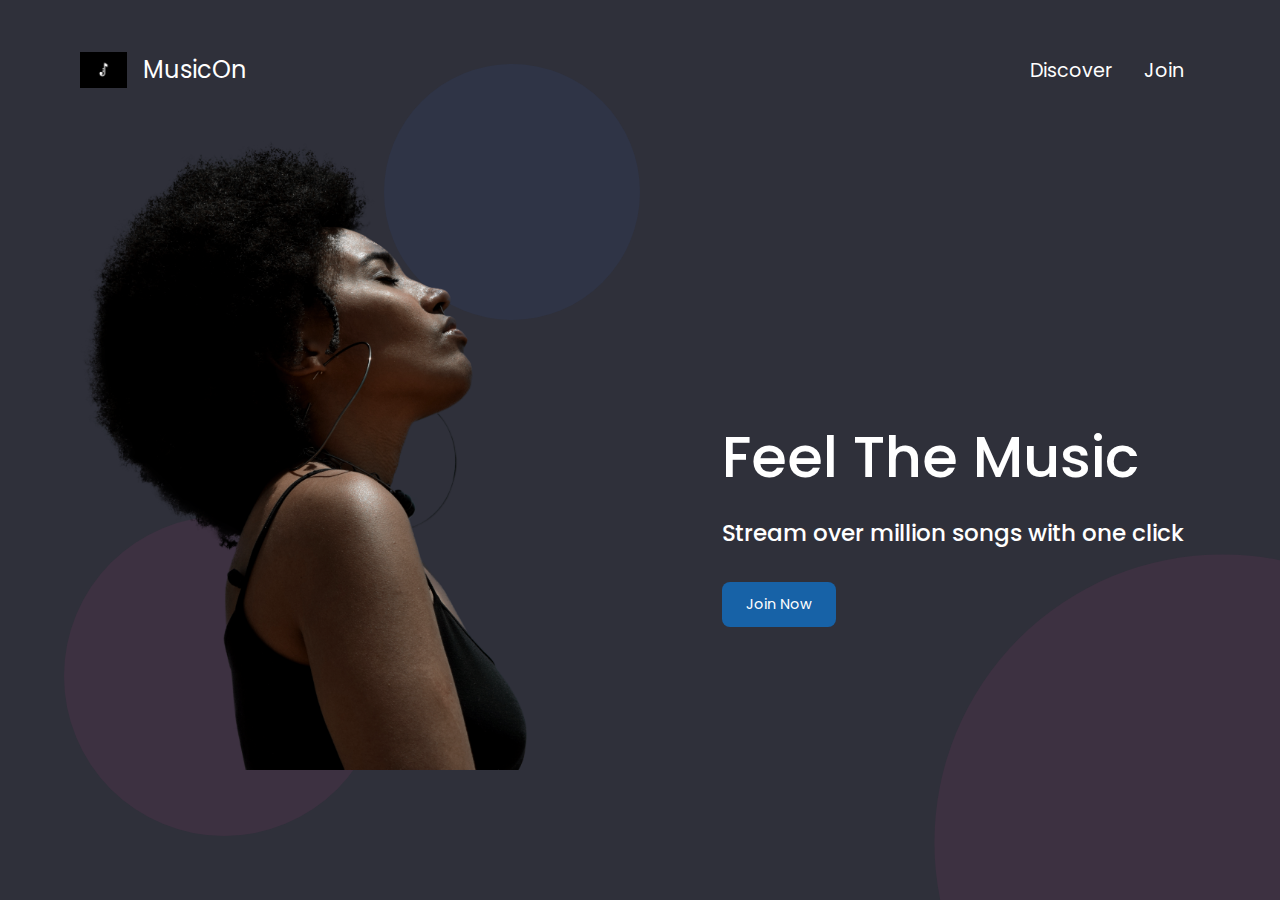
<file: index.html>
<!DOCTYPE html>
<html lang="en">
<head>
    <meta charset="UTF-8">
    <meta name="viewport" content="width=device-width, initial-scale=1.0">
    <link href="styles.css" rel="stylesheet" />
    <link href="index.css" rel="stylesheet" />
    <title>MusicOn</title>
</head>
<body class="container full-height-grow">
    <header class="main-header">
        <a href="/" class="brand-logo">
          <img src="images/logoMusic.jpg" style="width: 5%;"/>
          <div class="brand-logo-name">MusicOn</div>
          </a>
          <nav class="main-nav">
              <ul>
                  <li><a href="discover.html">Discover</a></li>
                  <li><a href='join.html'>Join</a></li>
              </ul>
          </nav>
    </header>
   <section class="home-main-section">
           <div class="lady-image">
           </div>
        <div class="call-to-action">
           <h1 class="title">Feel The Music</h1>
           <span class="subtitle">Stream over million songs with one click</span>
           <a href="join.html" class="btn">Join Now</a>
        </div>
   </section>
   <div class="home-page-circle-1"></div>
   <div class="home-page-circle-2"></div>
   <div class="home-page-circle-3"></div>
</body>
</html>
</file>
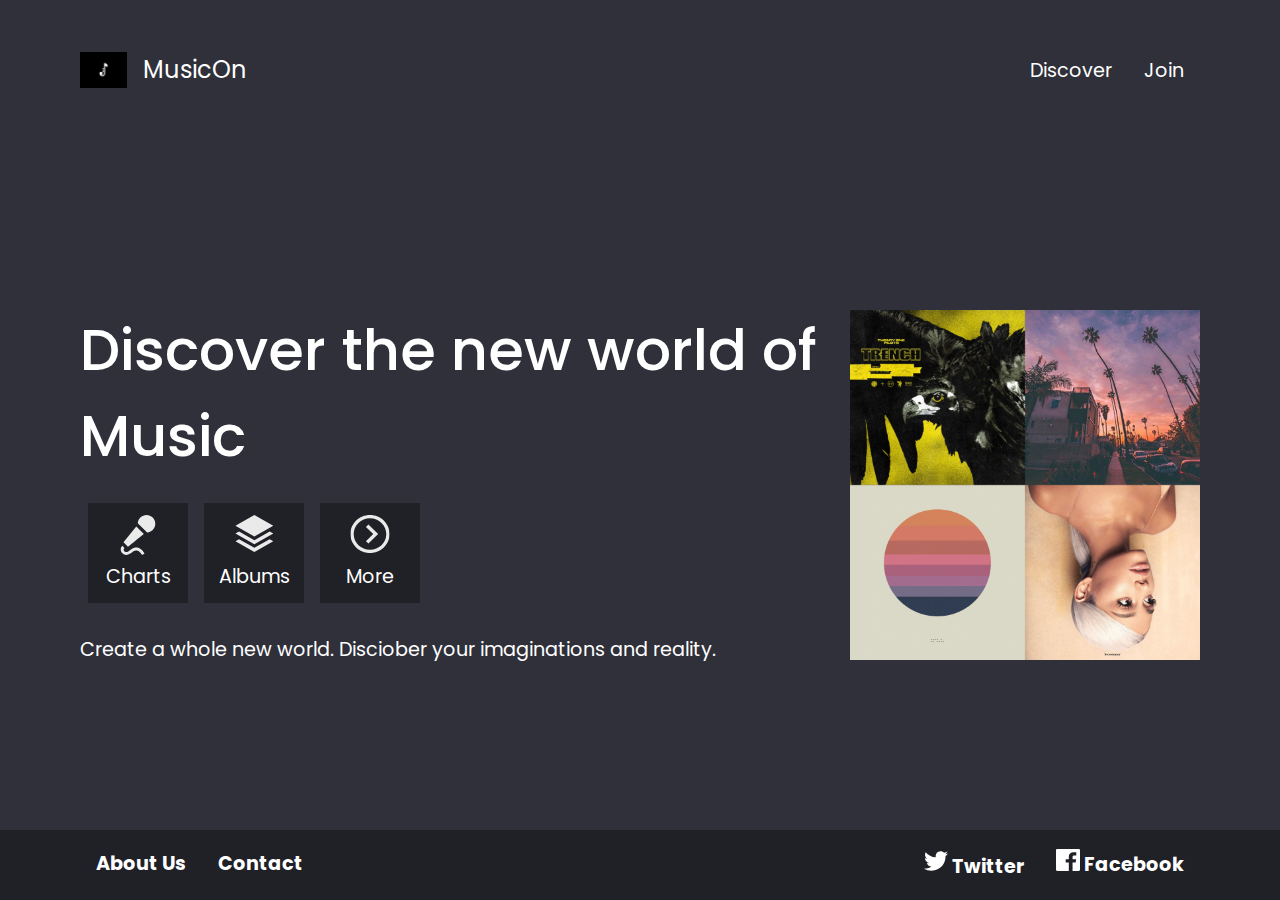
<file: discover.html>
<!DOCTYPE html>
<html lang="en">
<head>
    <meta charset="UTF-8">
    <meta name="viewport" content="width=device-width, initial-scale=1.0">
    <link href="styles.css" rel="stylesheet" />
    <link href="discover.css" rel="stylesheet" />
    <title>MusicOn|Discover</title>
</head>
<body class="full-height-grow">
    <div class="container full-height-grow">
        <header class="main-header">
            <a href="/" class="brand-logo">
            <img src="images/logoMusic.jpg" style="width: 5%;"/>
            <div class="brand-logo-name">MusicOn</div>
            </a>
            <nav class="main-nav">
                <ul>
                    <li><a href="discover.html">Discover</a></li>
                    <li><a href='join.html'>Join</a></li>
                </ul>
            </nav>
        </header>
        <section class="discover-main-section">
            <div class="call-to-action">
                <h1 class="title">
                    Discover the new world of Music
                </h1>
                <div class="icon-section">
                    <div class="icon">
                        <img src="images/microphone.svg" />
                        Charts
                    </div>
                    <div class="icon">
                        <img src="images/albums.svg" />
                        Albums
                    </div>
                    <div class="icon">
                        <img src="images/more.svg" />
                        More
                    </div>
                </div>
                 Create a whole new world. Disciober your imaginations and reality.
            </div>     
            <img class="covers-image" src="images/covers.jpg" /> 
        </section>
    </div>
    <footer class="main-footer">
        <div class="container">
            <nav class="footer-nav">
                <ul>
                    <li><a href="#">About Us</a></li>
                    <li><a href="#">Contact</a></li>
                </ul>
            </nav>
            <nav class="footer-nav">
                <ul>
                    <li>
                        <a href="#" social-link>
                         <img src="images/twitter.svg" />
                         Twitter
                        </a>
                    </li>
                    <li>
                        <a href="#" social-link>
                         <img src="images/facebook.svg" />
                        Facebook
                       </a>
                    </li>
                </ul>
            </nav>
        </div>
    </footer>
</body>
</html>
</file>
<file: styles.css>
@import url('https://fonts.googleapis.com/css?family=Poppins:400,500,700');
*, *::before, *::after {
    box-sizing: border-box;
}
body {
    padding: 0;
    margin: 0;
    background-color: #2F303A;
    font-family: Poppins, sans-serif;
    font-size: 1.2rem;
    color: white;
    min-height: 100vh;
}
.full-height-grow {
    display: flex;
    flex-direction: column;
}
.brand-logo {
    display: flex;
    align-items: center;
    font-size: 1.25em;
    color: inherit;
    text-decoration: none;
}
.brand-logo-name {
    margin-left: 1rem;
}
.main-nav ul, .footer-nav ul{
    display:flex;
    margin: 0;
    padding: 0;
    list-style: none;
}

.main-nav a, .footer-nav a{
    color:inherit;
    text-decoration: none;
    padding: 1rem;
}
.main-nav a:hover,
.footer-nav a:hover {
    color: #adadad;
}
.main-header, .main-footer{
    display: flex;
    justify-content: space-between;
    align-items: center;  
}

.main-header {
    height: 140px;
}
.main-footer {
    height: 70px;
    background-color: #202027;
    font-weight: bold;
}
.social-link img{
    width: 1em;
    margin-right: .5rem;
}
.main-footer .container {
    display: flex;
    justify-content: space-between
}
.container {
    max-width: 1200px;
    margin: 0 auto;
    flex-grow: 1;
    padding: 0 40px;
}
.title {
    font-weight: 500;
    font-size: 3em;
    margin-bottom: 1rem;
    margin-top: 0;
}
.subtitle {
    font-weight: 500;
    font-size: 1.2em;
    margin-bottom: 2rem;
}
.btn {
    color: white;
    background-color: #1762A7;
    padding: .75rem 1.5rem;
    border-radius: .5rem;
    text-decoration: none;
    font-size: .9rem;
}
</file>
<file: index.css>
.home-main-section {
    display: flex;
    align-items: stretch;
    justify-content: space-between;
    flex-grow: 1;
}

.home-main-section .mag-wrapper {
    flex-grow: 1;
    flex-direction: column;
    display: flex;
    align-items: stretch;
    justify-content: flex-end;
}

.home-main-section .lady-image {
    background-image: url(images/landing-page-girl.png);
    flex-grow: 1;
    max-height: 70vh;
    min-width: 30vw;
    background-size: contain;
    background-repeat: no-repeat;
    background-position: bottom left;
}
.home-main-section .call-to-action {
    display: flex;
    flex-direction: column;
    align-items: flex-start;
    margin: 1rem;
    align-self: center;
}
@media (max-width: 200px) {
    .home-main-section .img-wrapper {
        display: none;
    }
    .home-main-section {
        justify-content: center;
    }
}
.home-page-circle-1 {
    position: absolute;
    width: 25vw;
    height: 25vw;
    border-radius: 50%;
    background-color: rgba(188, 58, 128, 0.1);
    bottom: 5vw;
    left: 5vw;
    z-index: -1;
}
.home-page-circle-2 {
    position: absolute;
    width: 20vw;
    height: 20vw;
    border-radius: 50%;
    background-color: rgba(52, 87, 178, 0.1);
    top: 5vw;
    left: 30vw;
    z-index: -1;
}
.home-page-circle-3 {
    position: absolute;
    overflow: hidden;
    width: 45vw;
    height: 45vw;
    bottom: 0;
    right: 0;
    z-index: -1;
}

.home-page-circle-3::before {
    content: '';
    transform: translate(40%, 40%);
    position: absolute;
    height: 100%;
    width:100%;
    border-radius: 50%;
    background-color: rgba(188, 58, 128, 0.1);
}
</file>
<file: discover.css>
.discover-main-section {
    display: flex;
    align-items: center;
    justify-content: space-between;
    flex-grow: 1;
}
.discover-main-section .covers-image {
    width: 30vw;
    margin-left: 2rem;
    height: auto;
    max-width: 350px;
}
.icon-section {
    display: flex;
}
.icon {
    display: flex;
    flex-direction: column;
    justify-content: space-between;
    align-items: center;
    margin: .5rem;
    padding: .75rem;
    width: 100px;
    height: 100px;
    background-color: #202027;
    margin-bottom: 2rem;
}
.icon img {
    width:40px;
}

@media (max-width: 800px) {
    .discover-main-section {
        flex-direction: column;
        justify-content: center;
    }
    .discover-main-section .covers-image {
        margin-top: 2rem;
        height: 30vh;
        width: auto;
    }
}
</file>
